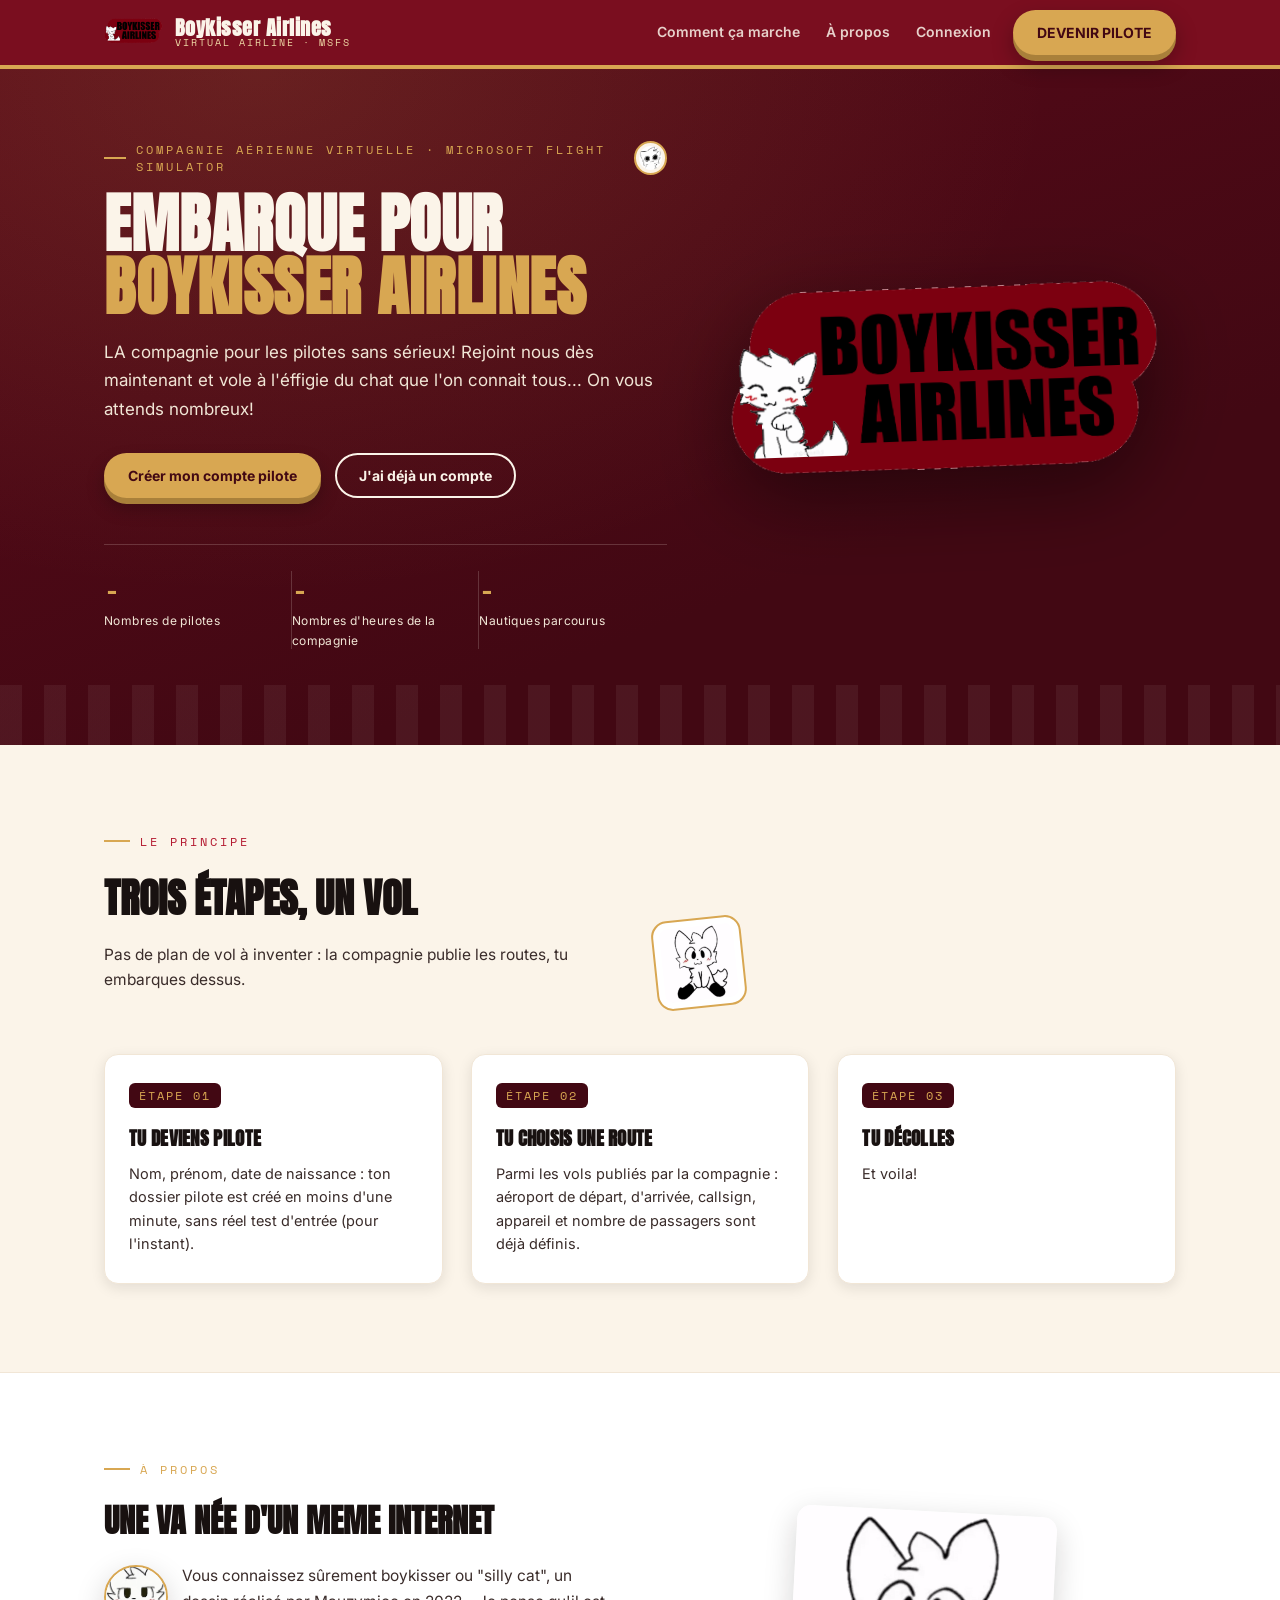
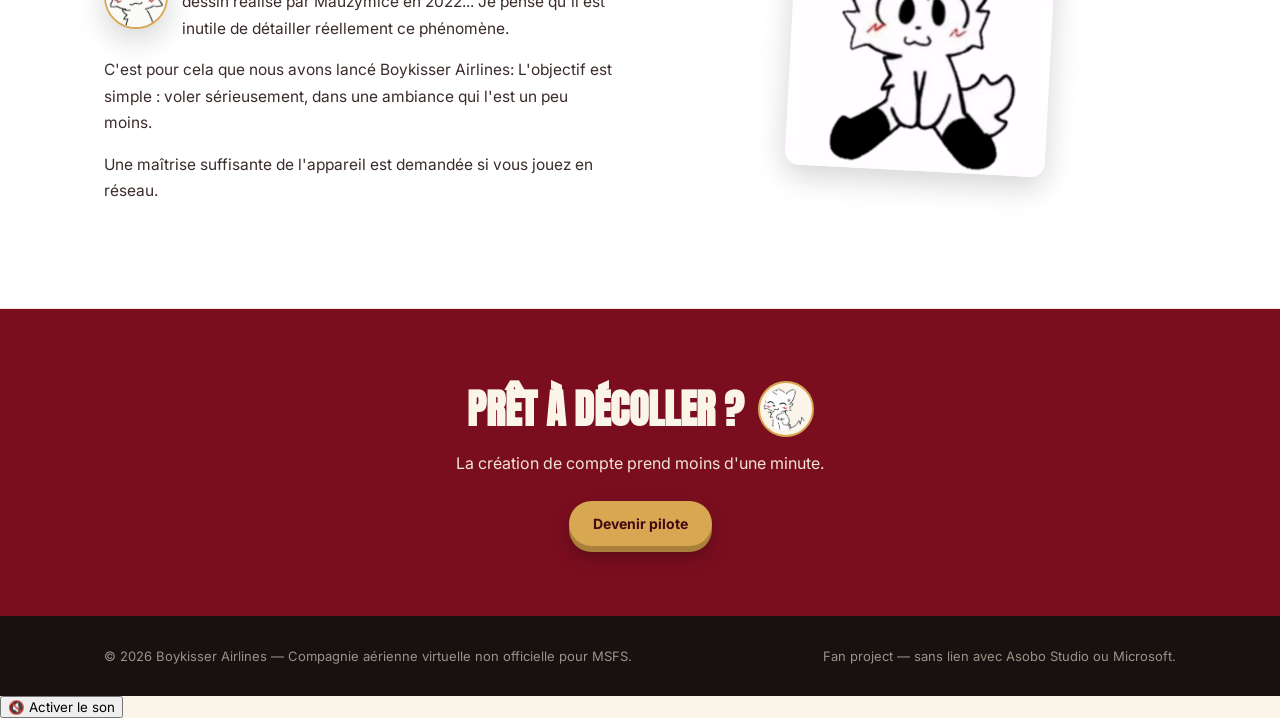
<file: index.html>
<!DOCTYPE html>
<html lang="fr">
<head>
<meta charset="UTF-8">
<meta name="viewport" content="width=device-width, initial-scale=1.0">
<title>Boykisser Airlines — Compagnie aérienne virtuelle MSFS</title>
<link rel="icon" href="logo.png">
<link rel="stylesheet" href="style.css">
</head>
<body>

<header class="topbar">
  <div class="topbar__inner">
    <a href="index.html" class="brand">
      <img src="logo.png" alt="Logo Boykisser Airlines">
      <div class="brand__text">
        <strong>Boykisser Airlines</strong>
        <span>Virtual Airline · MSFS</span>
      </div>
    </a>
    <nav class="nav-links">
      <a href="index.html#comment-ca-marche">Comment ça marche</a>
      <a href="index.html#a-propos">À propos</a>
      <a href="login.html">Connexion</a>
    </nav>
    <a href="register.html" class="btn btn--pilote">DEVENIR PILOTE</a>
  </div>
</header>

<section class="hero">
  <div class="container hero__grid">
    <div>
      <div class="eyebrow" style="display:flex;align-items:center;gap:10px;">
        <span>Compagnie aérienne virtuelle · Microsoft Flight Simulator</span>
        <img src="boykisser-2.png" alt="" style="width:34px;height:34px;object-fit:contain;background:var(--cream);border-radius:50%;border:2px solid var(--gold);padding:3px;">
      </div>
      <h1>Embarque pour<br><em>Boykisser Airlines</em></h1>
      <p class="lead">
        LA compagnie pour les pilotes sans sérieux! Rejoint nous dès maintenant
        et vole à l'éffigie du chat que l'on connait tous...
        On vous attends nombreux!
      </p>
      <div class="hero__cta">
        <a href="register.html" class="btn btn--gold">Créer mon compte pilote</a>
        <a href="login.html" class="btn btn--outline">J'ai déjà un compte</a>
      </div>

      <div class="stat-strip">
        <div>
          <strong>-</strong>
          <span>Nombres de pilotes</span>
        </div>
        <div>
          <strong>-</strong>
          <span>Nombres d'heures de la compagnie</span>
        </div>
        <div>
          <strong>-</strong>
          <span>Nautiques parcourus</span>
        </div>
      </div>
    </div>

    <div class="hero__art">
      <img class="sticker" src="logo.png" alt="Boykisser Airlines">
    </div>
  </div>
</section>

<section id="comment-ca-marche">
  <div class="container">
    <div class="section-head" style="display:flex;align-items:flex-end;justify-content:space-between;gap:24px;">
      <div>
        <div class="eyebrow">Le principe</div>
        <h2>Trois étapes, un vol</h2>
        <p>Pas de plan de vol à inventer : la compagnie publie les routes, tu embarques dessus.</p>
      </div>
      <img src="boykisser-1.png" alt="" style="width:90px;height:90px;object-fit:contain;background:var(--paper);border-radius:16px;border:2px solid var(--gold);padding:6px;transform:rotate(-6deg);flex-shrink:0;">
    </div>
    <div class="steps">
      <div class="step">
        <span class="leg">ÉTAPE 01</span>
        <h3>Tu deviens pilote</h3>
        <p>Nom, prénom, date de naissance : ton dossier pilote est créé en moins d'une minute, sans réel test d'entrée (pour l'instant).</p>
      </div>
      <div class="step">
        <span class="leg">ÉTAPE 02</span>
        <h3>Tu choisis une route</h3>
        <p>Parmi les vols publiés par la compagnie : aéroport de départ, d'arrivée, callsign,
        appareil et nombre de passagers sont déjà définis.</p>
      </div>
      <div class="step">
        <span class="leg">ÉTAPE 03</span>
        <h3>Tu décolles</h3>
        <p>Et voila!</p>
      </div>
    </div>
  </div>
</section>

<section class="about" id="a-propos">
  <div class="container about__grid">
    <div>
      <div class="eyebrow">À propos</div>
      <h2 style="font-family:var(--font-display);font-size:32px;text-transform:uppercase;margin:0 0 18px;">
        Une VA née d'un meme internet
      </h2>
      <p>
        <img src="boykisser-3.webp" alt="" style="width:64px;height:64px;object-fit:cover;border-radius:50%;border:2px solid var(--gold);float:left;margin:2px 14px 6px 0;">
        Vous connaissez sûrement boykisser ou "silly cat", un dessin réalisé par Mauzymice en 2022...
        Je pense qu'il est inutile de détailler réellement ce phénomène.
      </p>
      <p>
        C'est pour cela que nous avons lancé Boykisser Airlines:
        L'objectif est simple : voler sérieusement, dans une ambiance qui l'est un peu moins.
      </p>
      <p>
        Une maîtrise suffisante de l'appareil est demandée si vous jouez en réseau.
      </p>
    </div>
    <img src="boykisser-1.png" alt="Boykisser Airlines" style="max-width:260px;margin:0 auto;transform:rotate(3deg);">
  </div>
</section>

<section class="cta-band">
  <div class="container">
    <h2 style="display:flex;align-items:center;justify-content:center;gap:14px;">
      Prêt à décoller ?
      <img src="boykisser-4.gif" alt="" style="width:56px;height:56px;object-fit:contain;background:var(--cream);border-radius:50%;border:2px solid var(--gold);padding:4px;">
    </h2>
    <p>La création de compte prend moins d'une minute.</p>
    <a href="register.html" class="btn btn--gold">Devenir pilote</a>
  </div>
</section>

<footer>
  <div class="container footer__inner">
    <span>© 2026 Boykisser Airlines — Compagnie aérienne virtuelle non officielle pour MSFS.</span>
    <span>Fan project — sans lien avec Asobo Studio ou Microsoft.</span>
  </div>
</footer>

<!-- Sons du site -->
<audio id="site-audio" src="site-audio.mp3" loop preload="auto"></audio>
<audio id="meow-audio" src="meow.mp3" preload="auto"></audio>

<!-- Bouton son, apparaît si la lecture automatique est bloquée par le navigateur -->
<button id="sound-unlock" class="sound-unlock hidden" aria-label="Activer le son">🔇 Activer le son</button>

<script src="site-audio.js"></script>

</body>
</html>
</file>
<file: style.css>
/* ==========================================================
   BOYKISSER AIRLINES — Design system
   Palette dérivée du logo (maroon profond) + accent laiton
   type "carte d'embarquement" / "panneau d'aéroport à volets"
   ========================================================== */

@import url('https://fonts.googleapis.com/css2?family=Anton&family=Space+Mono:wght@400;700&family=Inter:wght@400;500;600;700;800&display=swap');

:root{
  --maroon-900:#420813;
  --maroon-800:#590A19;
  --maroon-700:#7A0E1F;   /* couleur de marque, tirée du logo */
  --maroon-600:#8F1226;
  --maroon-accent:#B3182F;

  --ink:#181110;
  --ink-soft:#3A2C2A;

  --cream:#FBF4E9;        /* fond clair "papier" */
  --paper:#FFFFFF;
  --paper-dim:#F1E6D6;

  --gold:#D8A752;         /* accent laiton, billets/tampons */
  --gold-soft:#EFD9A6;

  --ok:#2F8F5B;
  --ok-bg:#E4F3EA;
  --danger:#B3182F;

  --font-display:'Anton', 'Arial Narrow', sans-serif;
  --font-body:'Inter', system-ui, sans-serif;
  --font-mono:'Space Mono', ui-monospace, monospace;

  --radius-card:14px;
  --shadow-card:0 10px 30px rgba(24,17,16,.18);
  --shadow-soft:0 4px 14px rgba(24,17,16,.10);
}

*{box-sizing:border-box;}
html{scroll-behavior:smooth;}
body{
  margin:0;
  font-family:var(--font-body);
  color:var(--ink);
  background:var(--cream);
  -webkit-font-smoothing:antialiased;
}
img{max-width:100%;display:block;}
a{color:inherit;text-decoration:none;}
button{font-family:inherit;cursor:pointer;}

:focus-visible{
  outline:3px solid var(--gold);
  outline-offset:2px;
}

.container{
  width:100%;
  max-width:1120px;
  margin:0 auto;
  padding:0 24px;
}

/* ---------- topbar ---------- */
.topbar{
  position:sticky;
  top:0;
  z-index:50;
  background:var(--maroon-700);
  border-bottom:4px solid var(--gold);
}
.topbar__inner{
  display:flex;
  align-items:center;
  gap:20px;
  padding:10px 24px;
  max-width:1120px;
  margin:0 auto;
}
.brand{
  display:flex;
  align-items:center;
  gap:12px;
  margin-right:auto;
}
.brand img{
  height:44px;
  width:auto;
}
.brand__text{
  display:flex;
  flex-direction:column;
  line-height:1;
}
.brand__text strong{
  font-family:var(--font-display);
  font-size:20px;
  letter-spacing:.5px;
  color:var(--cream);
}
.brand__text span{
  font-family:var(--font-mono);
  font-size:10px;
  letter-spacing:2px;
  color:var(--gold-soft);
  text-transform:uppercase;
}
.nav-links{
  display:flex;
  gap:22px;
  align-items:center;
}
.nav-links a{
  font-size:14px;
  font-weight:600;
  color:var(--cream);
  opacity:.85;
  padding:6px 2px;
  border-bottom:2px solid transparent;
  transition:opacity .15s, border-color .15s;
}
.nav-links a:hover{opacity:1;border-color:var(--gold);}

.btn{
  display:inline-flex;
  align-items:center;
  justify-content:center;
  gap:8px;
  font-family:var(--font-body);
  font-weight:700;
  font-size:14px;
  padding:12px 22px;
  border-radius:999px;
  border:2px solid transparent;
  transition:transform .12s ease, box-shadow .12s ease, background .15s, color .15s;
  white-space:nowrap;
}
.btn:hover{transform:translateY(-1px);}
.btn:active{transform:translateY(0);}

.btn--gold{
  background:var(--gold);
  color:var(--maroon-900);
  box-shadow:0 6px 0 #A9803A, 0 10px 18px rgba(0,0,0,.25);
}
.btn--gold:hover{box-shadow:0 4px 0 #A9803A, 0 8px 14px rgba(0,0,0,.25);}

.btn--outline{
  background:transparent;
  border-color:var(--cream);
  color:var(--cream);
}
.btn--outline:hover{background:rgba(251,244,233,.1);}

.btn--dark{
  background:var(--ink);
  color:var(--cream);
}
.btn--dark:hover{background:var(--ink-soft);}

.btn--full{width:100%;}
.btn--sm{padding:9px 16px;font-size:13px;}

.btn--pilote{
  position:relative;
  background:var(--gold);
  color:var(--maroon-900);
  box-shadow:0 6px 0 #A9803A, 0 10px 22px rgba(0,0,0,.3);
  animation:pulse-pilote 2.4s ease-in-out infinite;
}
@keyframes pulse-pilote{
  0%,100%{box-shadow:0 6px 0 #A9803A, 0 10px 22px rgba(0,0,0,.3);}
  50%{box-shadow:0 6px 0 #A9803A, 0 10px 26px rgba(216,167,82,.55);}
}
@media (prefers-reduced-motion: reduce){
  .btn--pilote{animation:none;}
}

/* ---------- hero ---------- */
.hero{
  background:
    radial-gradient(ellipse at 20% 0%, rgba(216,167,82,.14), transparent 55%),
    linear-gradient(160deg, var(--maroon-800), var(--maroon-900) 70%);
  color:var(--cream);
  padding:72px 0 96px;
  position:relative;
  overflow:hidden;
}
.hero::after{
  content:"";
  position:absolute;
  inset:auto 0 0 0;
  height:60px;
  background:repeating-linear-gradient(90deg, var(--cream) 0 22px, transparent 22px 44px);
  opacity:.06;
}
.hero__grid{
  display:grid;
  grid-template-columns:1.1fr .9fr;
  gap:48px;
  align-items:center;
}
.eyebrow{
  font-family:var(--font-mono);
  font-size:12px;
  letter-spacing:3px;
  text-transform:uppercase;
  color:var(--gold);
  display:flex;
  align-items:center;
  gap:10px;
  margin-bottom:18px;
}
.eyebrow::before{
  content:"";
  width:26px;height:2px;background:var(--gold);
}
.hero h1{
  font-family:var(--font-display);
  font-size:clamp(38px,6vw,64px);
  line-height:.98;
  letter-spacing:.5px;
  margin:0 0 20px;
  text-transform:uppercase;
}
.hero h1 em{
  font-style:normal;
  color:var(--gold);
}
.hero p.lead{
  font-size:17px;
  line-height:1.65;
  color:var(--paper-dim);
  max-width:52ch;
  margin:0 0 30px;
}
.hero__cta{
  display:flex;
  gap:14px;
  flex-wrap:wrap;
}
.hero__art{
  display:flex;
  justify-content:center;
}
.sticker{
  max-width:440px;
  filter:drop-shadow(0 24px 40px rgba(0,0,0,.45));
  transform:rotate(-2deg);
}

.stat-strip{
  display:grid;
  grid-template-columns:repeat(3,1fr);
  gap:0;
  margin-top:46px;
  border-top:1px solid rgba(251,244,233,.18);
  padding-top:26px;
}
.stat-strip div{
  border-right:1px solid rgba(251,244,233,.18);
  padding-right:18px;
}
.stat-strip div:last-child{border-right:none;}
.stat-strip strong{
  display:block;
  font-family:var(--font-mono);
  font-size:26px;
  color:var(--gold);
}
.stat-strip span{
  font-size:12px;
  color:var(--paper-dim);
  letter-spacing:.4px;
}

/* ---------- sections ---------- */
section{padding:88px 0;}
.section-head{
  max-width:640px;
  margin:0 0 46px;
}
.section-head .eyebrow{color:var(--maroon-accent);}
.section-head h2{
  font-family:var(--font-display);
  font-size:clamp(28px,4vw,40px);
  text-transform:uppercase;
  margin:0 0 12px;
  color:var(--ink);
}
.section-head p{
  color:var(--ink-soft);
  line-height:1.6;
  font-size:15.5px;
}

.steps{
  display:grid;
  grid-template-columns:repeat(3,1fr);
  gap:28px;
}
.step{
  background:var(--paper);
  border-radius:var(--radius-card);
  padding:28px 24px;
  box-shadow:var(--shadow-soft);
  border:1px solid var(--paper-dim);
  position:relative;
}
.step .leg{
  font-family:var(--font-mono);
  font-size:12px;
  letter-spacing:2px;
  color:var(--gold);
  background:var(--maroon-900);
  display:inline-block;
  padding:4px 10px;
  border-radius:6px;
  margin-bottom:16px;
}
.step h3{
  font-family:var(--font-display);
  font-size:19px;
  text-transform:uppercase;
  margin:0 0 10px;
  letter-spacing:.3px;
}
.step p{
  color:var(--ink-soft);
  font-size:14.5px;
  line-height:1.6;
  margin:0;
}

.about{
  background:var(--paper);
  border-top:1px solid var(--paper-dim);
  border-bottom:1px solid var(--paper-dim);
}
.about__grid{
  display:grid;
  grid-template-columns:1fr 1fr;
  gap:52px;
  align-items:center;
}
.about__grid img{
  border-radius:var(--radius-card);
  box-shadow:var(--shadow-card);
}
.about__grid p{
  color:var(--ink-soft);
  line-height:1.7;
  font-size:15.5px;
}
.about__grid p + p{margin-top:14px;}

.cta-band{
  background:var(--maroon-700);
  color:var(--cream);
  text-align:center;
  padding:70px 0;
}
.cta-band h2{
  font-family:var(--font-display);
  font-size:clamp(26px,4vw,40px);
  text-transform:uppercase;
  margin:0 0 14px;
}
.cta-band p{
  color:var(--paper-dim);
  margin:0 0 28px;
}

footer{
  background:var(--ink);
  color:var(--paper-dim);
  padding:32px 0;
  font-size:13px;
}
.footer__inner{
  display:flex;
  justify-content:space-between;
  align-items:center;
  flex-wrap:wrap;
  gap:14px;
}
.footer__inner span{opacity:.6;}

/* ---------- boarding-pass style auth pages ---------- */
.auth-wrap{
  min-height:calc(100vh - 76px);
  display:flex;
  align-items:center;
  justify-content:center;
  padding:56px 20px;
  background:
    linear-gradient(160deg, var(--maroon-800), var(--maroon-900) 75%);
}
.boarding-pass{
  width:100%;
  max-width:460px;
  background:var(--paper);
  border-radius:18px;
  box-shadow:var(--shadow-card);
  overflow:hidden;
}
.boarding-pass__head{
  background:var(--maroon-700);
  color:var(--cream);
  padding:22px 26px;
  display:flex;
  align-items:center;
  gap:14px;
  border-bottom:3px dashed var(--gold);
}
.boarding-pass__head img{height:38px;}
.boarding-pass__head div strong{
  font-family:var(--font-display);
  font-size:18px;
  letter-spacing:.4px;
  display:block;
}
.boarding-pass__head div span{
  font-family:var(--font-mono);
  font-size:10.5px;
  color:var(--gold-soft);
  letter-spacing:1.5px;
}
.boarding-pass__body{
  padding:30px 26px 32px;
}
.boarding-pass__body h1{
  font-family:var(--font-display);
  font-size:24px;
  text-transform:uppercase;
  margin:0 0 6px;
}
.boarding-pass__body p.sub{
  color:var(--ink-soft);
  font-size:14px;
  margin:0 0 24px;
}

.field{margin-bottom:16px;}
.field label{
  display:block;
  font-size:12px;
  font-weight:700;
  letter-spacing:.6px;
  text-transform:uppercase;
  color:var(--ink-soft);
  margin-bottom:6px;
}
.field input, .field select, .field textarea{
  width:100%;
  padding:12px 14px;
  border:2px solid var(--paper-dim);
  border-radius:10px;
  font-family:var(--font-body);
  font-size:14.5px;
  background:var(--cream);
  color:var(--ink);
  transition:border-color .15s, background .15s;
}
.field input:focus, .field select:focus, .field textarea:focus{
  border-color:var(--gold);
  background:var(--paper);
  outline:none;
}
.field-row{
  display:grid;
  grid-template-columns:1fr 1fr;
  gap:14px;
}

.form-msg{
  font-size:13.5px;
  padding:11px 14px;
  border-radius:10px;
  margin-bottom:16px;
  display:none;
  line-height:1.5;
}
.form-msg.show{display:block;}
.form-msg.error{background:#FBE4E7;color:var(--danger);}
.form-msg.ok{background:var(--ok-bg);color:var(--ok);}

.switch-link{
  text-align:center;
  margin-top:20px;
  font-size:13.5px;
  color:var(--ink-soft);
}
.switch-link a{color:var(--maroon-accent);font-weight:700;}

/* ---------- dashboard ---------- */
.dash{
  background:var(--cream);
  min-height:calc(100vh - 76px);
  padding:40px 0 70px;
}
.dash__head{
  display:flex;
  justify-content:space-between;
  align-items:flex-end;
  gap:20px;
  margin-bottom:32px;
  flex-wrap:wrap;
}
.dash__head h1{
  font-family:var(--font-display);
  font-size:32px;
  text-transform:uppercase;
  margin:0 0 6px;
}
.dash__head p{
  color:var(--ink-soft);
  margin:0;
  font-size:14.5px;
}
.pilot-id{
  font-family:var(--font-mono);
  background:var(--ink);
  color:var(--gold);
  padding:8px 14px;
  border-radius:8px;
  font-size:12.5px;
  letter-spacing:1px;
}

.card{
  background:var(--paper);
  border-radius:var(--radius-card);
  border:1px solid var(--paper-dim);
  box-shadow:var(--shadow-soft);
}

.active-route{
  padding:0;
  overflow:hidden;
  margin-bottom:36px;
}
.active-route__strip{
  background:var(--maroon-700);
  color:var(--cream);
  padding:16px 24px;
  display:flex;
  align-items:center;
  justify-content:space-between;
  flex-wrap:wrap;
  gap:10px;
}
.active-route__strip .tag{
  font-family:var(--font-mono);
  font-size:11px;
  letter-spacing:2px;
  background:var(--ok);
  color:#fff;
  padding:4px 10px;
  border-radius:6px;
}
.active-route__body{
  padding:26px 24px;
}
.route-line{
  display:flex;
  align-items:center;
  gap:18px;
  margin-bottom:22px;
}
.route-line .apt{
  font-family:var(--font-mono);
  font-size:34px;
  font-weight:700;
  letter-spacing:1px;
}
.route-line .apt small{
  display:block;
  font-family:var(--font-body);
  font-size:11px;
  font-weight:600;
  color:var(--ink-soft);
  letter-spacing:.5px;
  text-transform:uppercase;
}
.route-line .path{
  flex:1;
  height:2px;
  background:repeating-linear-gradient(90deg, var(--gold) 0 8px, transparent 8px 16px);
  position:relative;
}
.route-line .path::after{
  content:"✈";
  position:absolute;
  left:50%;
  top:50%;
  transform:translate(-50%,-58%);
  font-size:20px;
  color:var(--maroon-accent);
}
.route-meta{
  display:grid;
  grid-template-columns:repeat(4,1fr);
  gap:16px;
  margin-bottom:24px;
}
.route-meta div{
  background:var(--cream);
  border-radius:10px;
  padding:12px 14px;
}
.route-meta span{
  display:block;
  font-size:11px;
  text-transform:uppercase;
  letter-spacing:.5px;
  color:var(--ink-soft);
  margin-bottom:4px;
}
.route-meta strong{
  font-family:var(--font-mono);
  font-size:15px;
}

.map-box{
  height:320px;
  border-radius:12px;
  overflow:hidden;
  border:1px solid var(--paper-dim);
  position:relative;
  background:var(--paper-dim);
}
.map-box .map-note{
  position:absolute;
  z-index:400;
  left:12px;
  bottom:12px;
  background:rgba(24,17,16,.85);
  color:var(--cream);
  font-size:11.5px;
  padding:8px 12px;
  border-radius:8px;
  font-family:var(--font-mono);
  letter-spacing:.3px;
}

.empty-state{
  text-align:center;
  padding:60px 30px;
  color:var(--ink-soft);
}
.empty-state h3{
  font-family:var(--font-display);
  font-size:22px;
  text-transform:uppercase;
  color:var(--ink);
  margin:14px 0 8px;
}

.flights-head{
  display:flex;
  align-items:center;
  justify-content:space-between;
  margin-bottom:18px;
  flex-wrap:wrap;
  gap:10px;
}
.flights-head h2{
  font-family:var(--font-display);
  font-size:22px;
  text-transform:uppercase;
  margin:0;
}

.flight-grid{
  display:grid;
  grid-template-columns:repeat(auto-fill,minmax(280px,1fr));
  gap:20px;
}
.flight-card{
  position:relative;
  background:var(--paper);
  border-radius:14px;
  border:1px solid var(--paper-dim);
  box-shadow:var(--shadow-soft);
  overflow:hidden;
  display:flex;
  flex-direction:column;
}
.flight-card__top{
  background:var(--ink);
  color:var(--gold);
  font-family:var(--font-mono);
  font-size:12.5px;
  letter-spacing:1.5px;
  padding:10px 16px;
  display:flex;
  justify-content:space-between;
}
.flight-card__body{
  padding:18px 16px 20px;
  flex:1;
  display:flex;
  flex-direction:column;
}
.flight-card .route-line{margin-bottom:16px;}
.flight-card .route-line .apt{font-size:24px;}
.flight-card .route-meta{
  grid-template-columns:repeat(2,1fr);
  margin-bottom:18px;
}
.flight-card .btn{margin-top:auto;}

.badge{
  display:inline-block;
  font-size:11px;
  font-weight:700;
  letter-spacing:.4px;
  padding:4px 10px;
  border-radius:999px;
  text-transform:uppercase;
}
.badge--ok{background:var(--ok-bg);color:var(--ok);}
.badge--muted{background:var(--paper-dim);color:var(--ink-soft);}

.two-col{
  display:grid;
  grid-template-columns:1.3fr .9fr;
  gap:28px;
  align-items:start;
}

.top-nav-slim{
  display:flex;
  align-items:center;
  gap:16px;
}
.top-nav-slim span{
  font-size:13.5px;
  color:var(--cream);
  opacity:.9;
}

/* ---------- admin ---------- */
.admin-shell{
  background:var(--cream);
  min-height:calc(100vh - 76px);
  padding:40px 0 80px;
}
.admin-shell h1{
  font-family:var(--font-display);
  font-size:30px;
  text-transform:uppercase;
  margin:0 0 6px;
}
.admin-shell > .container > p.sub{
  color:var(--ink-soft);
  margin:0 0 32px;
}
.admin-grid{
  display:grid;
  grid-template-columns:.85fr 1.15fr;
  gap:28px;
  align-items:start;
}
.admin-card{
  background:var(--paper);
  border-radius:14px;
  border:1px solid var(--paper-dim);
  box-shadow:var(--shadow-soft);
  padding:24px;
}
.admin-card h2{
  font-family:var(--font-display);
  font-size:19px;
  text-transform:uppercase;
  margin:0 0 18px;
}
.table-wrap{overflow-x:auto;}
table{
  width:100%;
  border-collapse:collapse;
  font-size:13.5px;
}
th,td{
  text-align:left;
  padding:10px 12px;
  border-bottom:1px solid var(--paper-dim);
  white-space:nowrap;
}
th{
  font-family:var(--font-mono);
  font-size:11px;
  letter-spacing:1px;
  text-transform:uppercase;
  color:var(--ink-soft);
}
td .callsign{
  font-family:var(--font-mono);
  font-weight:700;
  background:var(--ink);
  color:var(--gold);
  padding:3px 8px;
  border-radius:6px;
  font-size:12px;
}
.del-btn{
  background:none;
  border:1px solid var(--danger);
  color:var(--danger);
  padding:6px 10px;
  border-radius:8px;
  font-size:12px;
  font-weight:700;
}
.del-btn:hover{background:var(--danger);color:#fff;}

.gate{
  max-width:420px;
  margin:80px auto;
  text-align:center;
}
.gate .card{padding:40px 30px;}

/* ---------- utility ---------- */
.hidden{display:none !important;}
.loader{
  display:flex;
  align-items:center;
  justify-content:center;
  padding:60px 0;
  color:var(--ink-soft);
  font-family:var(--font-mono);
  font-size:13px;
  letter-spacing:1px;
}

@media (max-width: 880px){
  .hero__grid, .about__grid, .two-col, .admin-grid{grid-template-columns:1fr;}
  .hero__art{order:-1;}
  .stat-strip{grid-template-columns:1fr;gap:14px;}
  .stat-strip div{border-right:none;border-bottom:1px solid rgba(251,244,233,.18);padding-bottom:14px;}
  .nav-links{display:none;}
  .steps{grid-template-columns:1fr;}
  .route-meta{grid-template-columns:repeat(2,1fr);}
  .dash__head{align-items:flex-start;}
}
</file>
